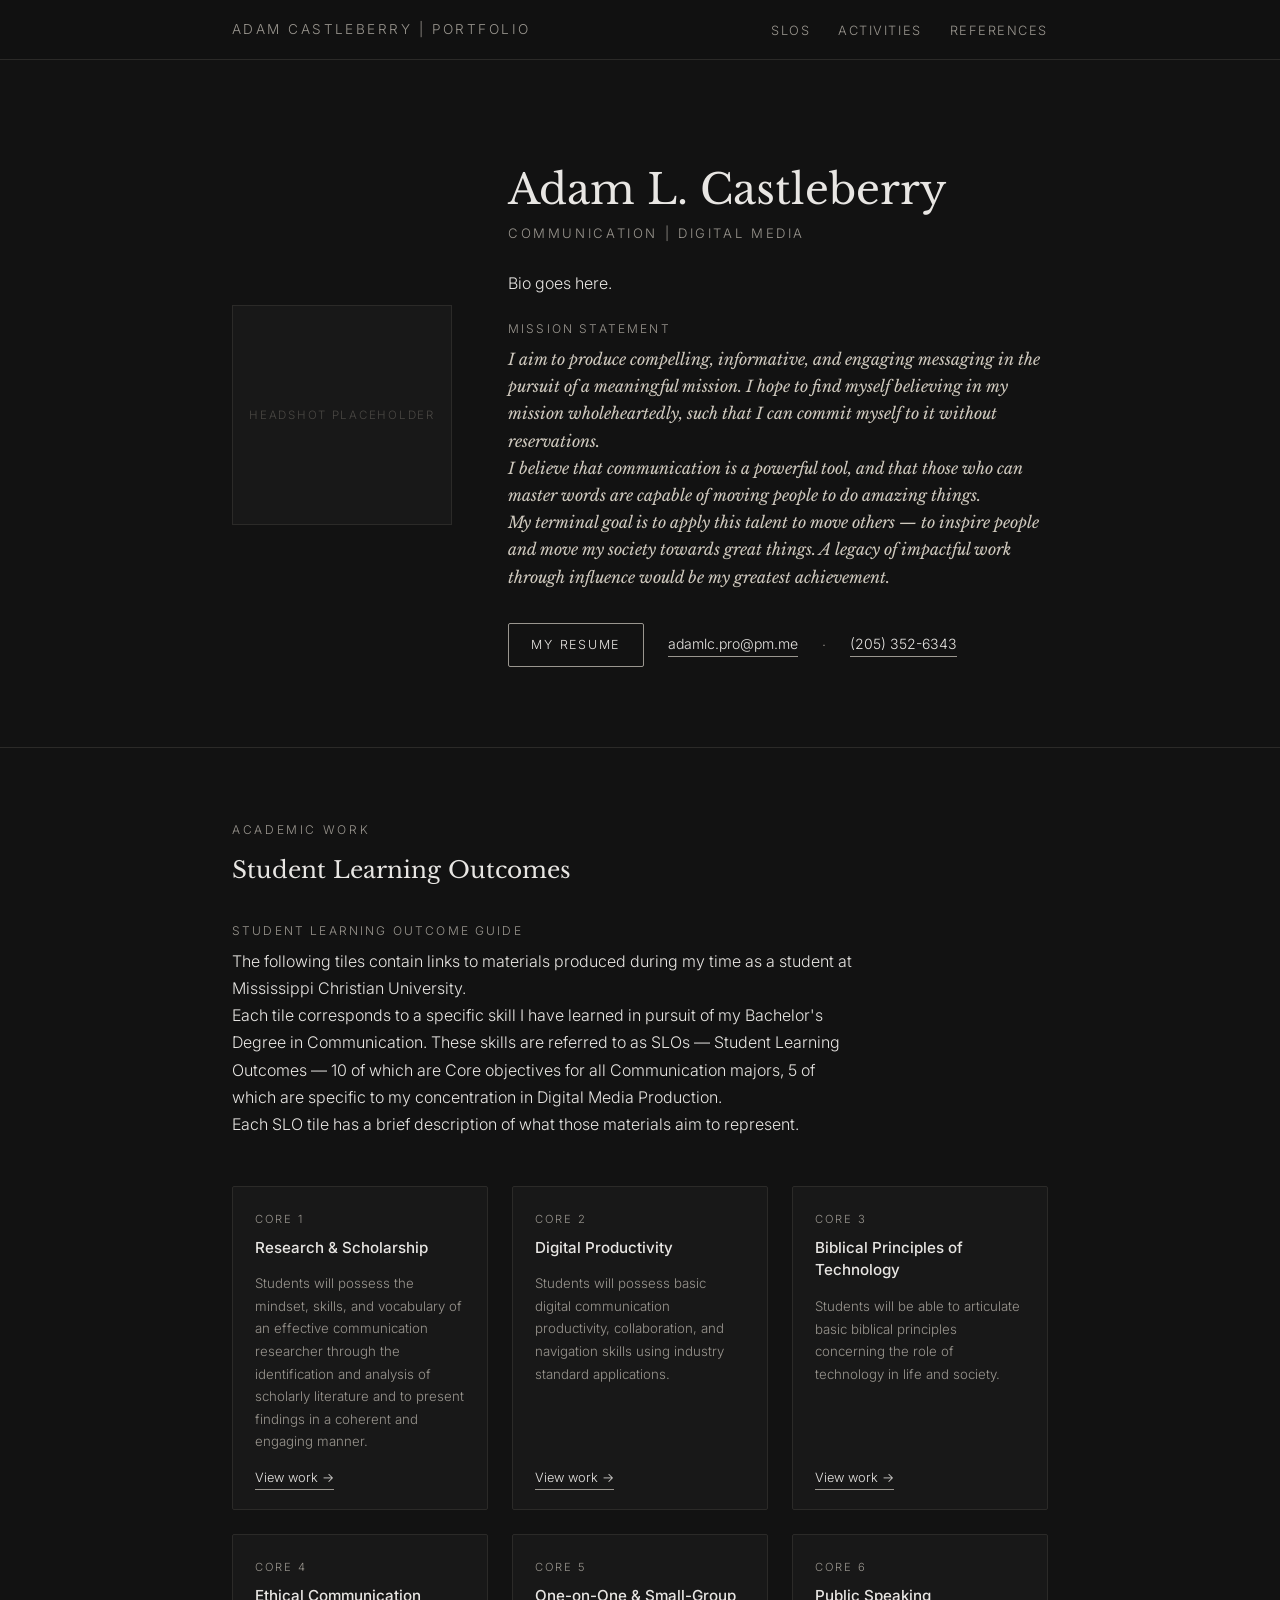
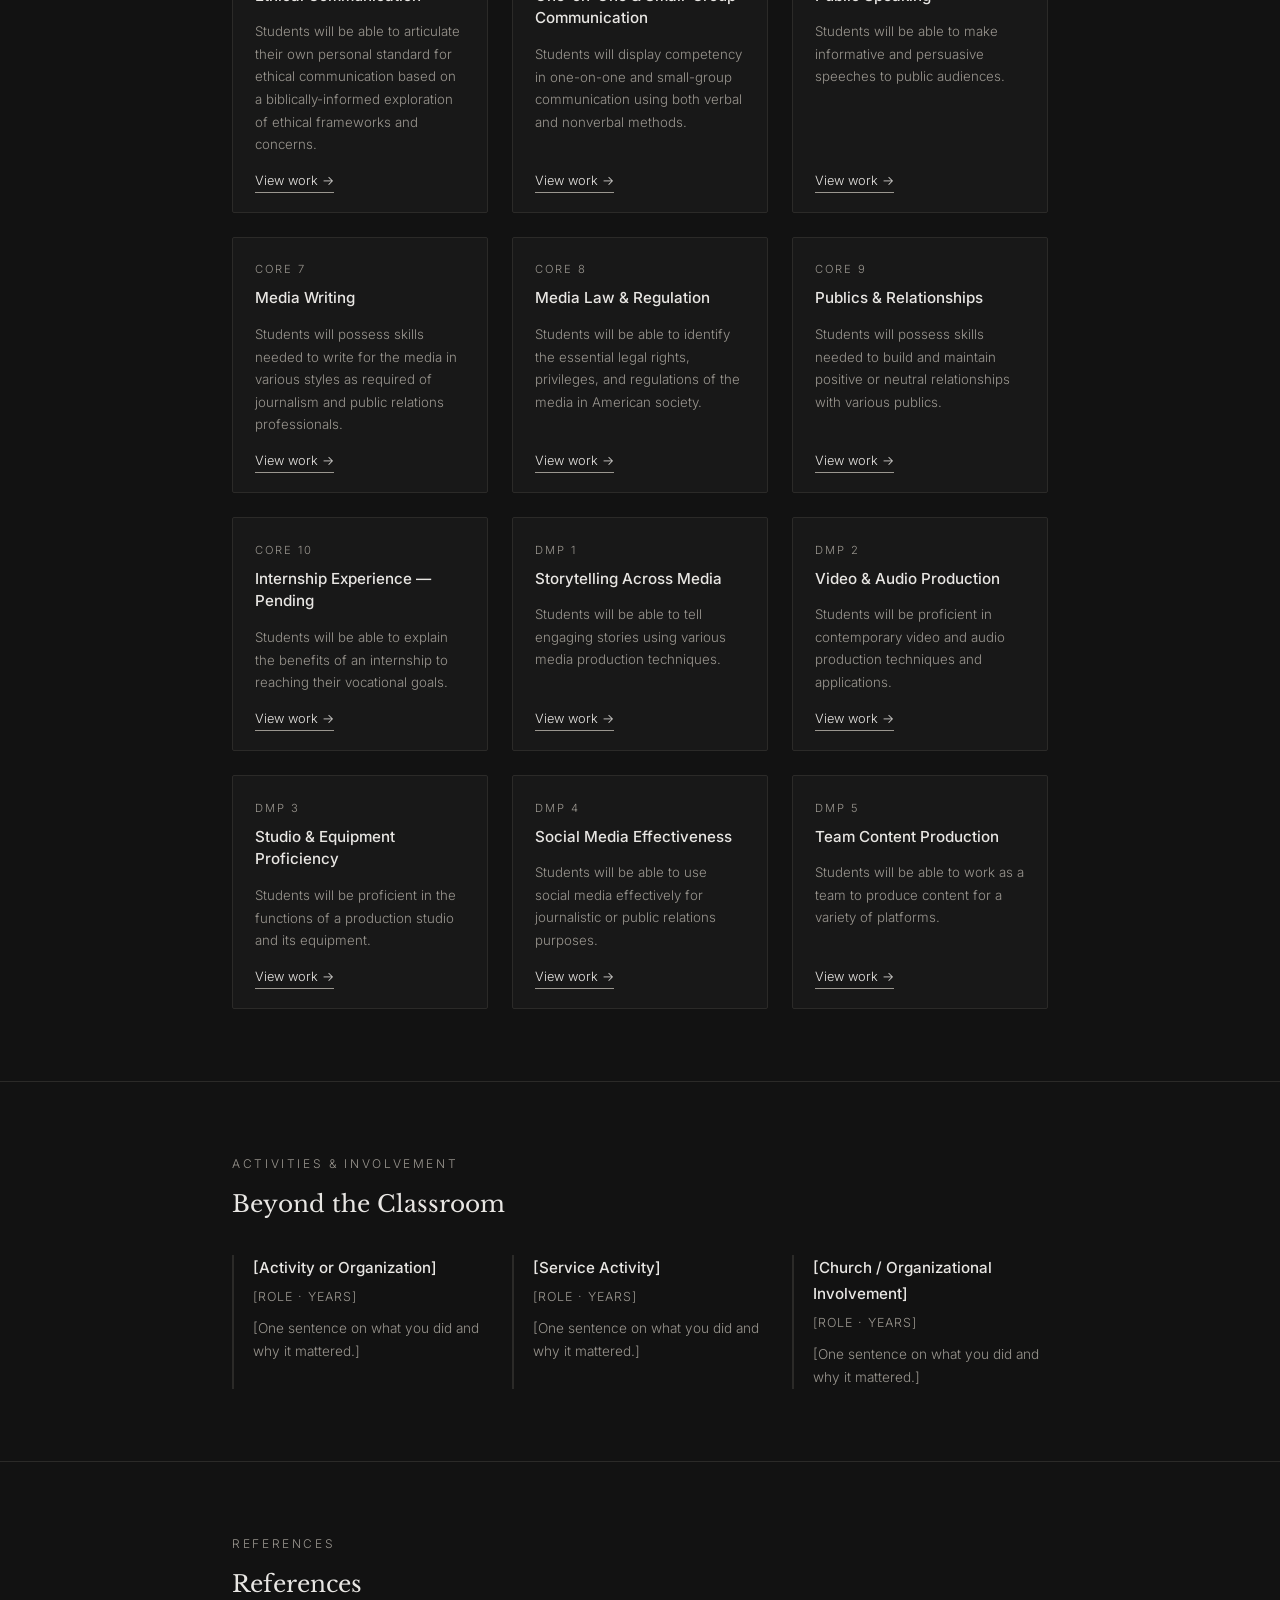
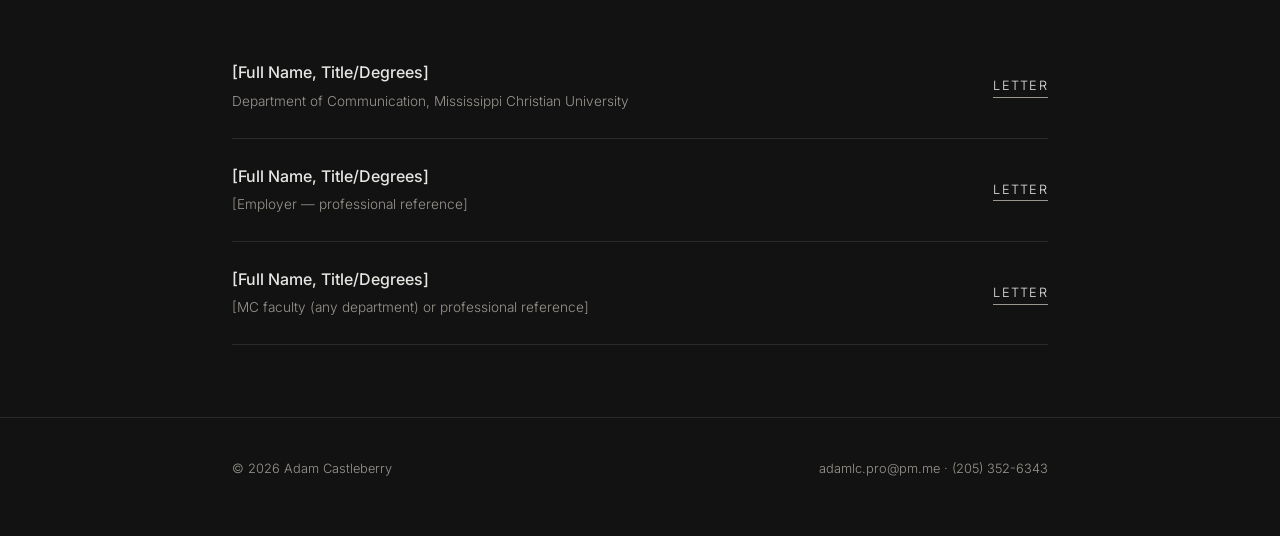
<file: index.html>
<!DOCTYPE html>
<html lang="en">
<head>
<meta charset="UTF-8">
<meta name="viewport" content="width=device-width, initial-scale=1.0">
<meta property="og:url" content="https://alc-pro.github.io/portfolio/">
<meta property="og:title" content="Home">
<meta property="og:type" content="website">
<meta property="og:site_name" content="ADAM CASTLEBERRY | PORTFOLIO">
<title>Adam Castleberry | Portfolio</title>
<link rel="preconnect" href="https://fonts.googleapis.com">
<link rel="preconnect" href="https://fonts.gstatic.com" crossorigin>
<link href="https://fonts.googleapis.com/css2?family=Libre+Baskerville:ital,wght@0,400;0,700;1,400&family=Inter:wght@300;400;500;600&display=swap" rel="stylesheet">
<style>
  :root{
    --bg:#121212;
    --panel:#181818;
    --text:#e8e6e3;
    --muted:#9a968f;
    --line:#2b2a28;
    --accent:#cfc9be;
  }
  *{margin:0;padding:0;box-sizing:border-box;}
  html{scroll-behavior:smooth;}
  body{
    background:var(--bg);
    color:var(--text);
    font-family:'Inter',sans-serif;
    font-weight:300;
    line-height:1.7;
    -webkit-font-smoothing:antialiased;
  }
  h1,h2,h3,.serif{font-family:'Libre Baskerville',serif;font-weight:400;}
  a{color:var(--text);text-decoration:none;border-bottom:1px solid var(--muted);transition:border-color .2s,color .2s;}
  a:hover{color:var(--accent);border-color:var(--accent);}
  .wrap{max-width:880px;margin:0 auto;padding:0 2rem;}

  /* ---------- Nav ---------- */
  nav{
    position:sticky;top:0;z-index:10;
    background:rgba(18,18,18,.92);
    backdrop-filter:blur(8px);
    border-bottom:1px solid var(--line);
  }
  .nav-inner{
    max-width:880px;margin:0 auto;padding:1rem 2rem;
    display:flex;justify-content:space-between;align-items:center;
  }
  .nav-name{font-size:.85rem;letter-spacing:.18em;text-transform:uppercase;color:var(--muted);border:none;}
  nav ul{display:flex;gap:1.75rem;list-style:none;}
  nav ul a{font-size:.8rem;letter-spacing:.12em;text-transform:uppercase;border:none;color:var(--muted);}
  nav ul a:hover{color:var(--text);}

  /* ---------- Hero ---------- */
  header{padding:6.5rem 0 5rem;}
  .hero{display:flex;align-items:center;gap:3.5rem;flex-wrap:wrap;}
  .headshot{
    width:220px;height:220px;flex-shrink:0;
    background:var(--panel);
    border:1px solid var(--line);
    display:flex;align-items:center;justify-content:center;
    color:#4a4844;font-size:.72rem;letter-spacing:.15em;text-transform:uppercase;
  }
  .hero-text{flex:1;min-width:280px;}
  .hero-text h1{font-size:clamp(1.9rem,4.5vw,2.6rem);line-height:1.25;margin-bottom:.35rem;}
  .hero-text .role{font-size:.82rem;letter-spacing:.2em;text-transform:uppercase;color:var(--muted);margin-bottom:1.6rem;}
  .bio{max-width:56ch;color:var(--text);margin-bottom:1.4rem;}
  .mission-label{font-size:.75rem;letter-spacing:.18em;text-transform:uppercase;color:var(--muted);margin-bottom:.4rem;}
  .mission{font-family:'Libre Baskerville',serif;font-style:italic;max-width:56ch;color:var(--accent);margin-bottom:2rem;}
  .contacts{display:flex;gap:1.5rem;flex-wrap:wrap;align-items:center;font-size:.88rem;}
  .contacts .sep{color:var(--muted);}
  .btn{
    display:inline-block;padding:.65rem 1.4rem;border:1px solid var(--muted);
    font-size:.78rem;letter-spacing:.14em;text-transform:uppercase;border-radius:2px;
  }
  .btn:hover{border-color:var(--text);}

  /* ---------- Sections ---------- */
  section{padding:4.5rem 0;border-top:1px solid var(--line);}
  .sec-label{font-size:.75rem;letter-spacing:.22em;text-transform:uppercase;color:var(--muted);margin-bottom:.6rem;}
  section h2{font-size:1.45rem;margin-bottom:2rem;}

  /* SLO guide intro */
  .guide-intro{max-width:62ch;color:var(--muted);margin-bottom:3rem;}
  .guide-intro .label{font-size:.75rem;letter-spacing:.18em;text-transform:uppercase;color:var(--muted);margin-bottom:.4rem;}
  .guide-intro p{color:var(--text);}

  /* SLO grid */
  .slo-grid{display:grid;grid-template-columns:repeat(auto-fill,minmax(240px,1fr));gap:1.5rem;}
  .slo{
    border:1px solid var(--line);background:var(--panel);
    padding:1.4rem 1.4rem 1.2rem;border-radius:2px;
    display:flex;flex-direction:column;
  }
  .slo .tag{font-size:.7rem;letter-spacing:.18em;color:var(--muted);text-transform:uppercase;margin-bottom:.5rem;}
  .slo h3{font-size:.95rem;line-height:1.5;margin-bottom:.8rem;font-family:'Inter',sans-serif;font-weight:500;}
  .slo p{font-size:.83rem;color:var(--muted);margin-bottom:.9rem;}
  .slo .links{margin-top:auto;font-size:.8rem;display:flex;gap:1.2rem;flex-wrap:wrap;}

  /* References */
  .ref-list{list-style:none;}
  .ref-list li{
    padding:1.5rem 0;border-bottom:1px solid var(--line);
    display:flex;justify-content:space-between;align-items:center;gap:1.5rem;flex-wrap:wrap;
  }
  .ref-list .who strong{display:block;font-weight:500;font-family:'Inter',sans-serif;font-size:1rem;}
  .ref-list .who span{font-size:.85rem;color:var(--muted);}
  .ref-list a{font-size:.8rem;letter-spacing:.1em;text-transform:uppercase;white-space:nowrap;}

  /* Activities */
  .act-grid{display:grid;grid-template-columns:repeat(auto-fill,minmax(240px,1fr));gap:1.5rem;}
  .act{border-left:2px solid var(--line);padding-left:1.2rem;}
  .act h3{font-size:.95rem;font-family:'Inter',sans-serif;font-weight:500;margin-bottom:.3rem;}
  .act span{font-size:.78rem;color:var(--muted);letter-spacing:.08em;text-transform:uppercase;display:block;margin-bottom:.6rem;}
  .act p{font-size:.85rem;color:var(--muted);}

  footer{
    border-top:1px solid var(--line);
    padding:2.5rem 0 3.5rem;font-size:.8rem;color:var(--muted);
  }
  footer .inner{display:flex;justify-content:space-between;flex-wrap:wrap;gap:1rem;}
  footer a{color:var(--muted);border:none;}
  footer a:hover{color:var(--text);}
  footer .sep{color:var(--muted);}

  @media(max-width:640px){
    .nav-inner{flex-direction:column;gap:.7rem;padding:.9rem 1.2rem;}
    nav ul{gap:1.1rem;}
    .hero{gap:2rem;}
    .headshot{width:170px;height:170px;}
    .wrap{padding:0 1.2rem;}
  }
</style>
</head>
<body>

<nav>
  <div class="nav-inner">
    <a href="#top" class="nav-name">Adam Castleberry | Portfolio</a>
    <ul>
      <li><a href="#slos">SLOs</a></li>
      <li><a href="#activities">Activities</a></li>
      <li><a href="#references">References</a></li>
    </ul>
  </div>
</nav>

<!-- ============ HERO / HOME ============ -->
<header id="top">
  <div class="wrap hero">
    <!-- Replace this block with <img src="headshot.jpg" alt="Adam L. Castleberry" class="headshot"> -->
    <div class="headshot">Headshot placeholder</div>

    <div class="hero-text">
      <h1>Adam L. Castleberry</h1>
      <div class="role">Communication | Digital Media</div>

      <p class="bio">Bio goes here.</p>

      <div class="mission-label">Mission Statement</div>
      <p class="mission">
        I aim to produce compelling, informative, and engaging messaging in the
        pursuit of a meaningful mission. I hope to find myself believing in my
        mission wholeheartedly, such that I can commit myself to it without
        reservations.<br/>
        I believe that communication is a powerful tool, and that those who can
        master words are capable of moving people to do amazing things.<br/>
        My terminal goal is to apply this talent to move others — to inspire
        people and move my society towards great things. A legacy of impactful
        work through influence would be my greatest achievement.
      </p>

      <div class="contacts">
        <a class="btn" href="https://drive.proton.me/urls/RTRC1M2JS8#AJlbSB0Cewk2" target="_blank" rel="noopener">My Resume</a>
        <a href="mailto:adamlc.pro@pm.me">adamlc.pro@pm.me</a>
        <span class="sep">·</span>
        <a href="tel:+12053526343">(205) 352-6343</a>
      </div>
    </div>
  </div>
</header>

<!-- ============ SLO GUIDE + ACADEMIC WORK ============ -->
<section id="slos">
  <div class="wrap">
    <div class="sec-label">Academic Work</div>
    <h2>Student Learning Outcomes</h2>

    <div class="guide-intro">
      <div class="label">Student Learning Outcome Guide</div>
      <p>
        The following tiles contain links to materials produced during my time
        as a student at Mississippi Christian University.<br/>
        Each tile corresponds to a specific skill I have learned in pursuit of my
        Bachelor's Degree in Communication. These skills are referred to as SLOs
        — Student Learning Outcomes — 10 of which are Core objectives for all
        Communication majors, 5 of which are specific to my concentration in
        Digital Media Production.<br/>
        Each SLO tile has a brief description of what those materials aim to
        represent.
      </p>
    </div>

    <div class="slo-grid">

      <!-- CORE SLOs -->
      <div class="slo"><div class="tag">Core 1</div>
        <h3>Research &amp; Scholarship</h3>
        <p>Students will possess the mindset, skills, and vocabulary of an effective communication researcher through the identification and analysis of scholarly literature and to present findings in a coherent and engaging manner.</p>
        <div class="links"><a href="https://drive.proton.me/urls/6J912NMF5W#AaEJST92AMg7" target="_blank" rel="noopener">View work →</a></div></div>

      <div class="slo"><div class="tag">Core 2</div>
        <h3>Digital Productivity</h3>
        <p>Students will possess basic digital communication productivity, collaboration, and navigation skills using industry standard applications.</p>
        <div class="links"><a href="[link]" target="_blank" rel="noopener">View work →</a></div></div>

      <div class="slo"><div class="tag">Core 3</div>
        <h3>Biblical Principles of Technology</h3>
        <p>Students will be able to articulate basic biblical principles concerning the role of technology in life and society.</p>
        <div class="links"><a href="https://drive.proton.me/urls/SG3XZ96B4C#b5dYF1mpJeCg" target="_blank" rel="noopener">View work →</a></div></div>

      <div class="slo"><div class="tag">Core 4</div>
        <h3>Ethical Communication</h3>
        <p>Students will be able to articulate their own personal standard for ethical communication based on a biblically-informed exploration of ethical frameworks and concerns.</p>
        <div class="links"><a href="https://drive.proton.me/urls/N3A08JZVZ8#7VZIcqrKsx17" target="_blank" rel="noopener">View work →</a></div></div>

      <div class="slo"><div class="tag">Core 5</div>
        <h3>One-on-One &amp; Small-Group Communication</h3>
        <p>Students will display competency in one-on-one and small-group communication using both verbal and nonverbal methods.</p>
        <div class="links"><a href="https://drive.proton.me/urls/M7V4RQ2T7M#r1jk5wsWnkPP" target="_blank" rel="noopener">View work →</a></div></div>

      <div class="slo"><div class="tag">Core 6</div>
        <h3>Public Speaking</h3>
        <p>Students will be able to make informative and persuasive speeches to public audiences.</p>
        <div class="links"><a href="[link]" target="_blank" rel="noopener">View work →</a></div></div>

      <div class="slo"><div class="tag">Core 7</div>
        <h3>Media Writing</h3>
        <p>Students will possess skills needed to write for the media in various styles as required of journalism and public relations professionals.</p>
        <div class="links"><a href="https://drive.proton.me/urls/BF7EN0VG7G#Q6aa1sd3aNiU" target="_blank" rel="noopener">View work →</a></div></div>

      <div class="slo"><div class="tag">Core 8</div>
        <h3>Media Law &amp; Regulation</h3>
        <p>Students will be able to identify the essential legal rights, privileges, and regulations of the media in American society.</p>
        <div class="links"><a href="https://drive.proton.me/urls/A6B525JJ0R#A57s7GWSuxOm" target="_blank" rel="noopener">View work →</a></div></div>

      <div class="slo"><div class="tag">Core 9</div>
        <h3>Publics &amp; Relationships</h3>
        <p>Students will possess skills needed to build and maintain positive or neutral relationships with various publics.</p>
        <div class="links"><a href="https://drive.proton.me/urls/EYMCDS3G00#MjGuROXI8Yoe" target="_blank" rel="noopener">View work →</a></div></div>

      <div class="slo"><div class="tag">Core 10</div>
        <h3>Internship Experience — Pending</h3>
        <p>Students will be able to explain the benefits of an internship to reaching their vocational goals.</p>
        <div class="links"><a href="[link]" target="_blank" rel="noopener">View work →</a></div></div>

      <!-- CONCENTRATION SLOs — Digital Media Production -->
      <div class="slo"><div class="tag">DMP 1</div>
        <h3>Storytelling Across Media</h3>
        <p>Students will be able to tell engaging stories using various media production techniques.</p>
        <div class="links"><a href="[link]" target="_blank" rel="noopener">View work →</a></div></div>

      <div class="slo"><div class="tag">DMP 2</div>
        <h3>Video &amp; Audio Production</h3>
        <p>Students will be proficient in contemporary video and audio production techniques and applications.</p>
        <div class="links"><a href="[link]" target="_blank" rel="noopener">View work →</a></div></div>

      <div class="slo"><div class="tag">DMP 3</div>
        <h3>Studio &amp; Equipment Proficiency</h3>
        <p>Students will be proficient in the functions of a production studio and its equipment.</p>
        <div class="links"><a href="https://drive.proton.me/urls/E7TEN0NHAC#u2eyPs9nATPR" target="_blank" rel="noopener">View work →</a></div></div>

      <div class="slo"><div class="tag">DMP 4</div>
        <h3>Social Media Effectiveness</h3>
        <p>Students will be able to use social media effectively for journalistic or public relations purposes.</p>
        <div class="links"><a href="[link]" target="_blank" rel="noopener">View work →</a></div></div>

      <div class="slo"><div class="tag">DMP 5</div>
        <h3>Team Content Production</h3>
        <p>Students will be able to work as a team to produce content for a variety of platforms.</p>
        <div class="links"><a href="[link]" target="_blank" rel="noopener">View work →</a></div></div>

    </div>
  </div>
</section>

<!-- ============ ACTIVITIES & INVOLVEMENT ============ -->
<section id="activities">
  <div class="wrap">
    <div class="sec-label">Activities &amp; Involvement</div>
    <h2>Beyond the Classroom</h2>

    <div class="act-grid">
      <div class="act">
        <h3>[Activity or Organization]</h3>
        <span>[Role · Years]</span>
        <p>[One sentence on what you did and why it mattered.]</p>
      </div>
      <div class="act">
        <h3>[Service Activity]</h3>
        <span>[Role · Years]</span>
        <p>[One sentence on what you did and why it mattered.]</p>
      </div>
      <div class="act">
        <h3>[Church / Organizational Involvement]</h3>
        <span>[Role · Years]</span>
        <p>[One sentence on what you did and why it mattered.]</p>
      </div>
    </div>
  </div>
</section>

<!-- ============ REFERENCES ============ -->
<section id="references">
  <div class="wrap">
    <div class="sec-label">References</div>
    <h2>References</h2>

    <ul class="ref-list">
      <li>
        <div class="who">
          <strong>[Full Name, Title/Degrees]</strong>
          <span>Department of Communication, Mississippi Christian University</span>
        </div>
        <a href="[letter-placeholder.pdf]" target="_blank" rel="noopener">Letter</a>
      </li>
      <li>
        <div class="who">
          <strong>[Full Name, Title/Degrees]</strong>
          <span>[Employer — professional reference]</span>
        </div>
        <a href="[letter-placeholder.pdf]" target="_blank" rel="noopener">Letter</a>
      </li>
      <li>
        <div class="who">
          <strong>[Full Name, Title/Degrees]</strong>
          <span>[MC faculty (any department) or professional reference]</span>
        </div>
        <a href="[letter-placeholder.pdf]" target="_blank" rel="noopener">Letter</a>
      </li>
    </ul>
  </div>
</section>

<footer>
  <div class="wrap inner">
    <span>© 2026 Adam Castleberry</span>
    <span>
      <a href="mailto:adamlc.pro@pm.me">adamlc.pro@pm.me</a>
      <span class="sep">·</span>
      <a href="tel:+12053526343">(205) 352-6343</a>
    </span>
  </div>
</footer>

</body>
</html>
</file>
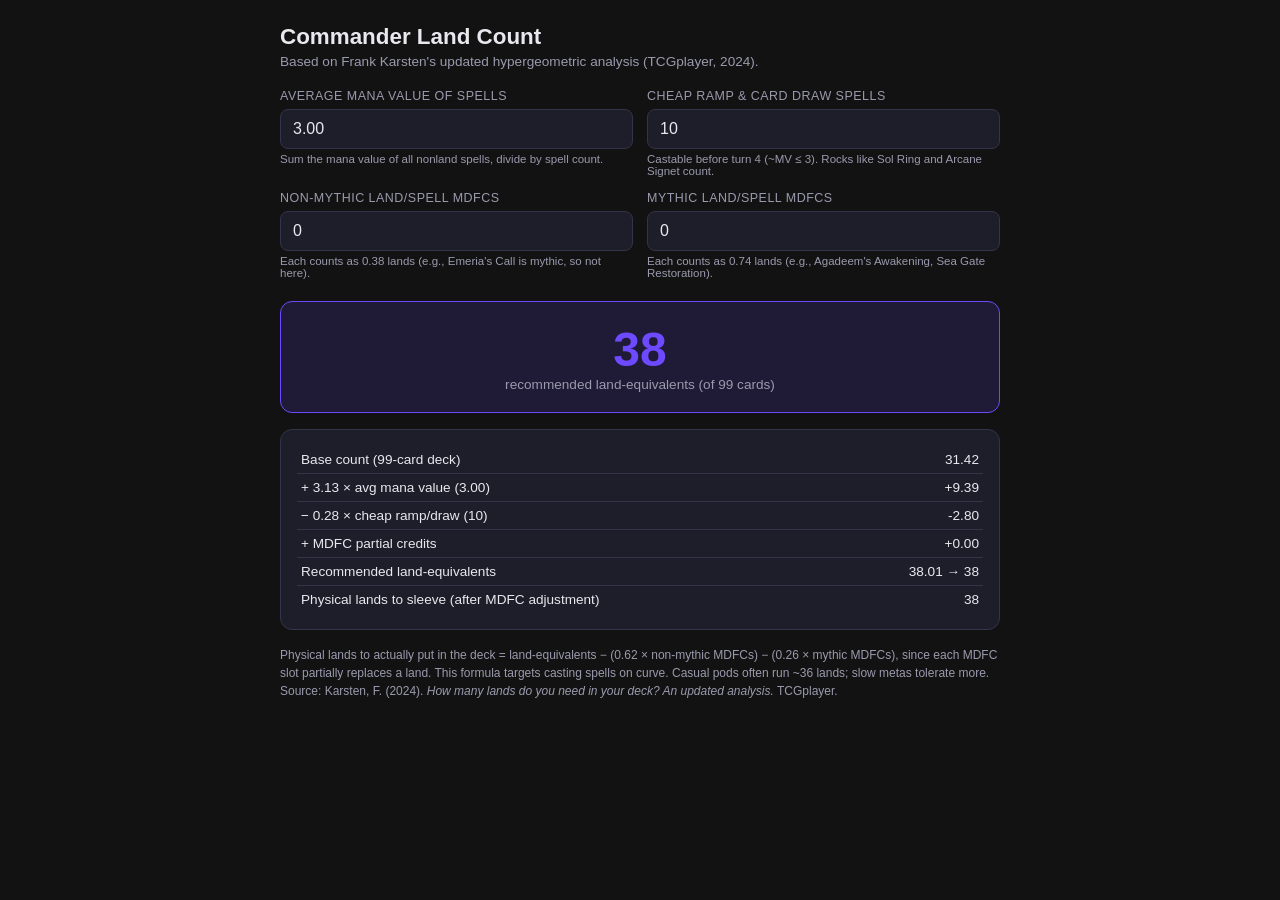
<file: assets/Commander_Land_Calculator_DynjdC58gtdRIWZiubfVF.html>
<!DOCTYPE html>
<html lang="en">
<head>
<meta charset="UTF-8">
<meta name="viewport" content="width=device-width, initial-scale=1.0">
<title>Commander Land Count Calculator</title>
<style>
  :root {
    --bg: #121212;
    --panel: #1e1e2a;
    --accent: #6d4aff;
    --accent-soft: rgba(109, 74, 255, 0.15);
    --text: #e8e8ee;
    --muted: #9a9aae;
    --good: #4cc98a;
    --border: #33334a;
  }
  * { box-sizing: border-box; margin: 0; padding: 0; }
  body {
    font-family: -apple-system, BlinkMacSystemFont, "Segoe UI", Roboto, sans-serif;
    background: var(--bg);
    color: var(--text);
    min-height: 100vh;
    padding: 24px;
    display: flex;
    justify-content: center;
  }
  .wrap { width: 100%; max-width: 720px; }
  h1 { font-size: 1.4rem; margin-bottom: 4px; }
  .sub { color: var(--muted); font-size: 0.85rem; margin-bottom: 20px; }
  .grid {
    display: grid;
    grid-template-columns: 1fr 1fr;
    gap: 14px;
  }
  .field label { display: block; font-size: 0.78rem; color: var(--muted); margin-bottom: 6px; text-transform: uppercase; letter-spacing: 0.04em; }
  .field input {
    width: 100%;
    padding: 10px 12px;
    background: var(--panel);
    border: 1px solid var(--border);
    border-radius: 8px;
    color: var(--text);
    font-size: 1rem;
  }
  .field input:focus { outline: none; border-color: var(--accent); }
  .hint { font-size: 0.72rem; color: var(--muted); margin-top: 4px; }
  .result {
    margin-top: 22px;
    background: var(--accent-soft);
    border: 1px solid var(--accent);
    border-radius: 12px;
    padding: 20px;
    text-align: center;
  }
  .result .big { font-size: 3rem; font-weight: 700; color: var(--accent); }
  .result .lbl { color: var(--muted); font-size: 0.85rem; }
  .breakdown {
    margin-top: 16px;
    background: var(--panel);
    border: 1px solid var(--border);
    border-radius: 12px;
    padding: 16px;
    font-size: 0.85rem;
  }
  .breakdown table { width: 100%; border-collapse: collapse; }
  .breakdown td { padding: 6px 4px; border-bottom: 1px solid var(--border); }
  .breakdown tr:last-child td { border-bottom: none; }
  .breakdown td.num { text-align: right; font-variant-numeric: tabular-nums; }
  .pos { color: var(--good); }
  .neg { color: #e06c75; }
  .note {
    margin-top: 16px;
    font-size: 0.75rem;
    color: var(--muted);
    line-height: 1.5;
  }
  @media (max-width: 480px) { .grid { grid-template-columns: 1fr; } }
</style>
</head>
<body>
<div class="wrap">
  <h1>Commander Land Count</h1>
  <div class="sub">Based on Frank Karsten's updated hypergeometric analysis (TCGplayer, 2024).</div>

  <div class="grid">
    <div class="field">
      <label for="amv">Average mana value of spells</label>
      <input id="amv" type="number" step="0.01" min="0" max="12" value="3.00">
      <div class="hint">Sum the mana value of all nonland spells, divide by spell count.</div>
    </div>
    <div class="field">
      <label for="ramp">Cheap ramp &amp; card draw spells</label>
      <input id="ramp" type="number" step="1" min="0" max="99" value="10">
      <div class="hint">Castable before turn 4 (~MV ≤ 3). Rocks like Sol Ring and Arcane Signet count.</div>
    </div>
    <div class="field">
      <label for="mdfcNM">Non-mythic land/spell MDFCs</label>
      <input id="mdfcNM" type="number" step="1" min="0" max="99" value="0">
      <div class="hint">Each counts as 0.38 lands (e.g., Emeria's Call is mythic, so not here).</div>
    </div>
    <div class="field">
      <label for="mdfcM">Mythic land/spell MDFCs</label>
      <input id="mdfcM" type="number" step="1" min="0" max="99" value="0">
      <div class="hint">Each counts as 0.74 lands (e.g., Agadeem's Awakening, Sea Gate Restoration).</div>
    </div>
  </div>

  <div class="result">
    <div class="big" id="lands">38</div>
    <div class="lbl">recommended land-equivalents (of 99 cards)</div>
  </div>

  <div class="breakdown">
    <table id="bd"></table>
  </div>

  <div class="note">
    Physical lands to actually put in the deck = land-equivalents − (0.62 × non-mythic MDFCs) − (0.26 × mythic MDFCs), since each MDFC slot partially replaces a land.
    This formula targets casting spells on curve. Casual pods often run ~36 lands; slow metas tolerate more.
    Source: Karsten, F. (2024). <em>How many lands do you need in your deck? An updated analysis.</em> TCGplayer.
  </div>
</div>

<script>
  const el = id => document.getElementById(id);
  const clamp = (v, lo, hi) => Math.min(hi, Math.max(lo, v));

  function calc() {
    const amv  = parseFloat(el('amv').value) || 0;
    const ramp = parseInt(el('ramp').value, 10) || 0;
    const nm   = parseInt(el('mdfcNM').value, 10) || 0;
    const m    = parseInt(el('mdfcM').value, 10) || 0;

    const base   = 31.42;
    const curve  = 3.13 * amv;
    const rampCut = -0.28 * ramp;

    // Karsten: MDFCs are pre-counted as partial lands inside the formula's total
    const total = base + curve + rampCut + 0.38 * nm + 0.74 * m;
    const clampedTotal = clamp(total, 28, 49);
    const rounded = Math.round(clampedTotal);

    el('lands').textContent = rounded;

    const physLands = rounded - Math.round(0.62 * nm + 0.26 * m);

    const rows = [
      ['Base count (99-card deck)', base.toFixed(2)],
      ['+ 3.13 × avg mana value (' + amv.toFixed(2) + ')', '+' + curve.toFixed(2)],
      ['− 0.28 × cheap ramp/draw (' + ramp + ')', rampCut.toFixed(2)],
      ['+ MDFC partial credits', '+' + (0.38 * nm + 0.74 * m).toFixed(2)],
      ['Recommended land-equivalents', clampedTotal.toFixed(2) + ' → ' + rounded],
      ['Physical lands to sleeve (after MDFC adjustment)', String(Math.max(physLands, 0))]
    ];

    el('bd').innerHTML = rows.map(r =>
      '<tr><td>' + r[0] + '</td><td class="num">' + r[1] + '</td></tr>'
    ).join('');
  }

  ['amv', 'ramp', 'mdfcNM', 'mdfcM'].forEach(id =>
    el(id).addEventListener('input', calc)
  );
  calc();
</script>
</body>
</html>
</file>
